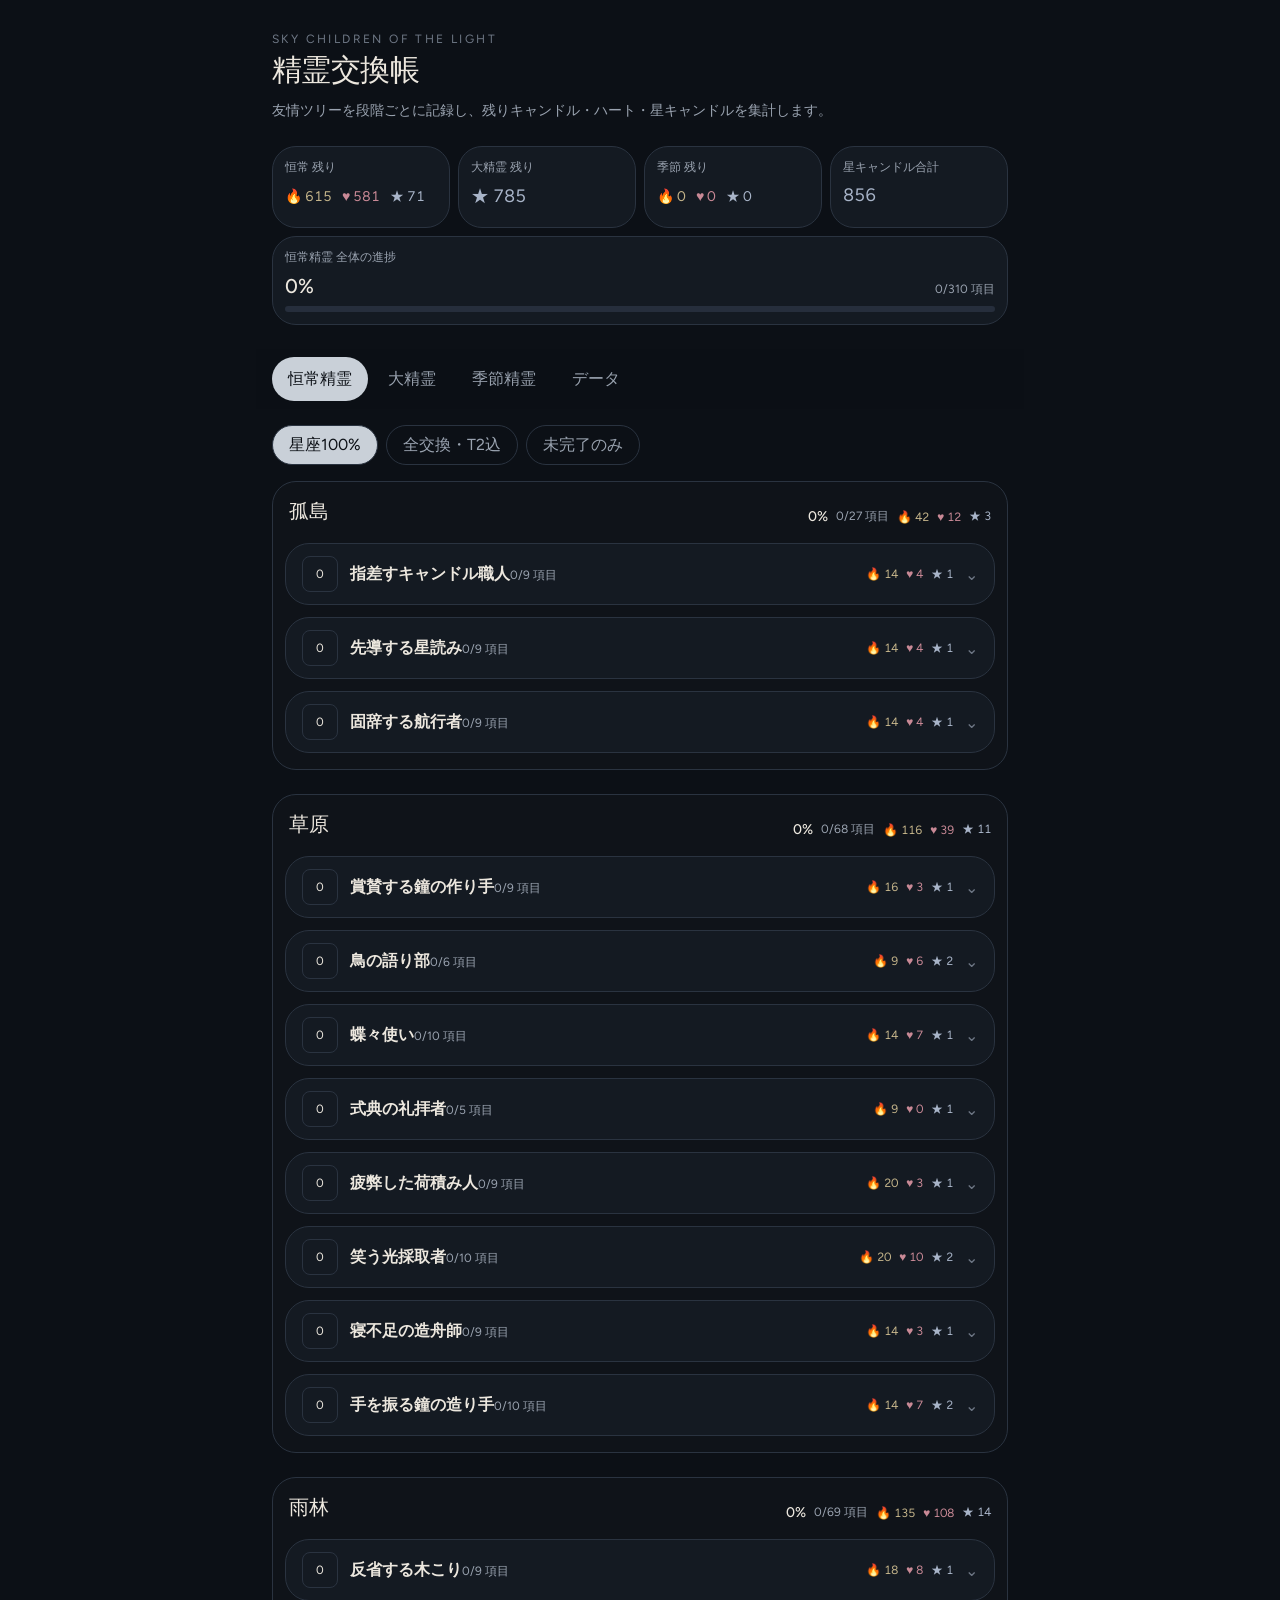
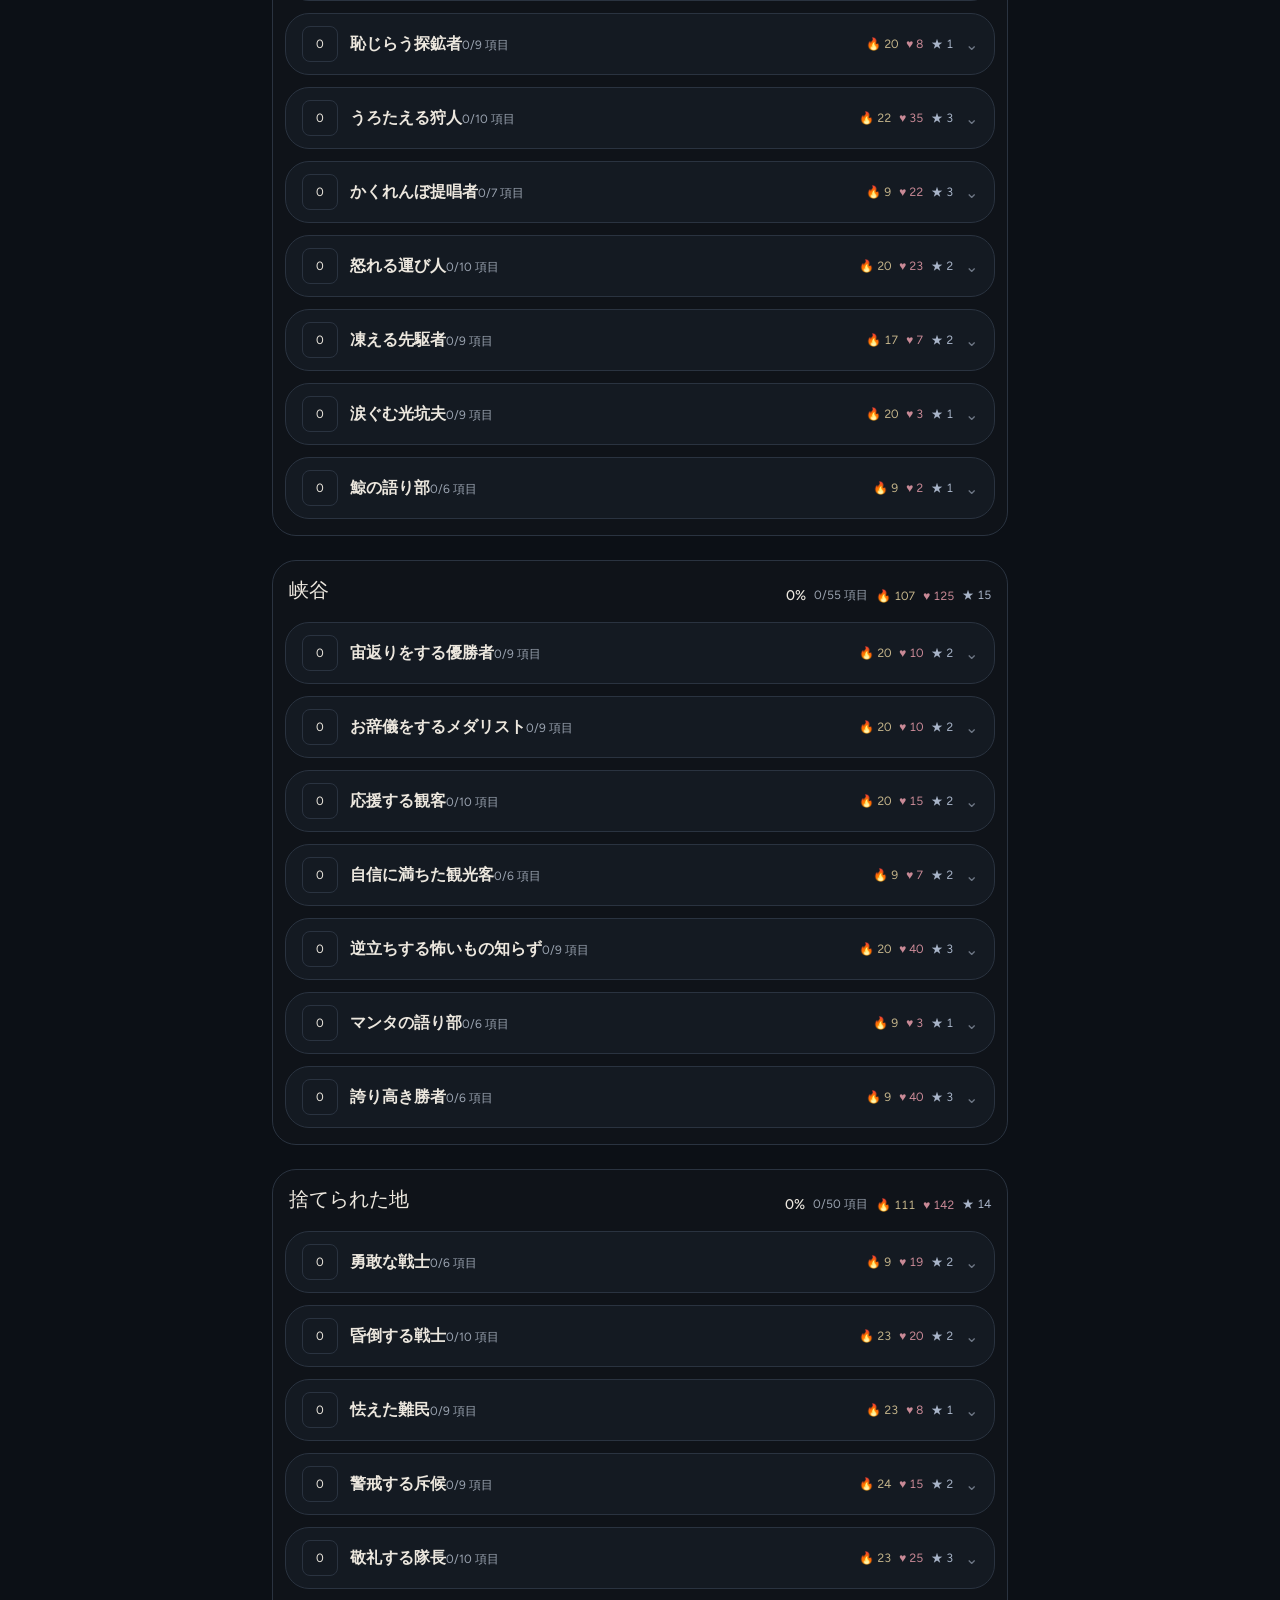
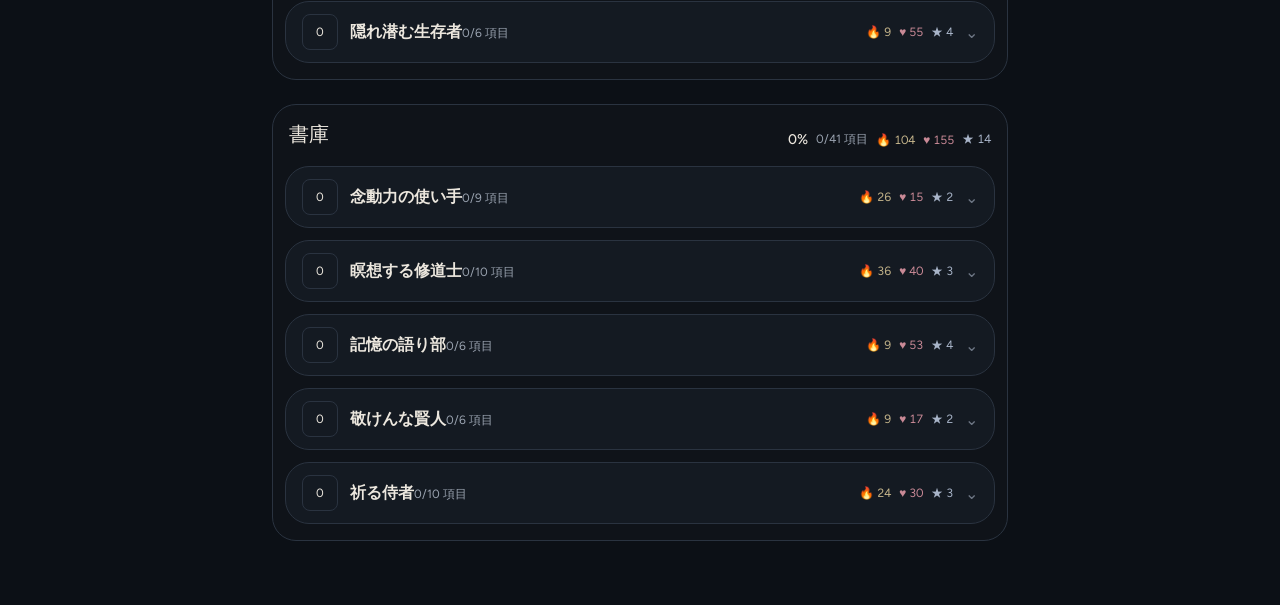
<file: index.html>
<!doctype html>
<html lang="ja">

<head>
    <meta charset="utf-8">
    <meta name="viewport" content="width=device-width, initial-scale=1">
    <meta name="theme-color" content="#0c1016">
    <meta name="description" content="Skyの精霊交換を段階ごとに記録し、必要キャンドル・ハート・星キャンドルを集計します。">
    <title>Sky 精霊交換帳</title>
    <link rel="stylesheet" href="./styles.css">
</head>

<body>
    <main id="app" class="app-shell" aria-live="polite"></main>
    <script type="module" src="./data.js"></script>
    <script type="module" src="./app.js"></script>
</body>

</html>
</file>
<file: styles.css>
@import url('https://fonts.googleapis.com/css2?family=Figtree:wght@400;500;600&family=Newsreader:opsz,wght@6..72,500;6..72,600&display=swap');

:root {
    --bg: #0c1016;
    --surface: #141a22;
    --elevated: #1b2230;
    --muted: #262e3c;
    --fg: #ece7de;
    --fg-muted: #9aa3b0;
    --fg-subtle: #6f7886;
    --border: #2a3340;
    --primary: #c9d0d8;
    --primary-fg: #0c1016;
    --candle: #c4b48a;
    --heart: #c98996;
    --ac: #a8b4c8;
    --success: #8fbfa8;
    --danger: #b45a5a;
    --display: 'Newsreader', 'Iwanami Mincho', 'Hiragino Mincho ProN', serif;
    --sans: 'Figtree', 'Hiragino Sans', 'Noto Sans JP', sans-serif;
}

* {
    box-sizing: border-box;
}

html,
body {
    margin: 0;
    background: var(--bg);
    color: var(--fg);
    font-family: var(--sans);
}

button,
input,
select {
    font: inherit;
}

button {
    color: inherit;
    cursor: pointer;
}

button:focus-visible,
input:focus-visible,
select:focus-visible {
    outline: 2px solid var(--primary);
    outline-offset: 2px;
}

.app-shell {
    max-width: 768px;
    margin: 0 auto;
    padding: 32px 16px 64px;
}

.eyebrow {
    color: var(--fg-subtle);
    font-size: 12px;
    letter-spacing: .2em;
}

h1,
h2,
h3,
p {
    margin: 0;
}

h1 {
    margin-top: 4px;
    font: 500 30px var(--display);
    letter-spacing: -.02em;
}

h2 {
    font: 500 20px var(--display);
}

h3 {
    font-size: 16px;
}

.lede,
.hint {
    color: var(--fg-muted);
    font-size: 14px;
    line-height: 1.65;
}

.lede {
    margin-top: 8px;
}

.summary {
    display: grid;
    grid-template-columns: repeat(4, 1fr);
    gap: 8px;
    margin-top: 24px;
}

.panel,
.card,
.season-card {
    border: 1px solid var(--border);
    background: var(--surface);
    border-radius: 24px;
}

.summary .panel {
    padding: 12px;
    min-height: 82px;
}

.label {
    color: var(--fg-muted);
    font-size: 12px;
}

.summary-value {
    margin-top: 8px;
    font-size: 18px;
    font-variant-numeric: tabular-nums;
}

.summary-value .cost {
    font-size: 14px;
}

.progress-panel {
    grid-column: 1 / -1;
}

.progress-meta {
    display: flex;
    align-items: baseline;
    justify-content: space-between;
    gap: 12px;
    margin-top: 8px;
}

.progress-meta strong {
    font-size: 20px;
    font-weight: 500;
}

.progress-meta span {
    color: var(--fg-muted);
    font-size: 12px;
}

.progress-track {
    height: 6px;
    margin-top: 8px;
    overflow: hidden;
    border-radius: 999px;
    background: var(--muted);
}

.progress-track span {
    display: block;
    height: 100%;
    border-radius: inherit;
    background: var(--success);
    transition: width .25s ease-out;
}

.cost {
    display: inline-flex;
    gap: 10px;
    align-items: center;
    font-variant-numeric: tabular-nums;
    white-space: nowrap;
}

.cost.compact {
    gap: 8px;
    font-size: 12px;
}

.currency.candle {
    color: var(--candle);
}

.currency.heart {
    color: var(--heart);
}

.currency.ac {
    color: var(--ac);
}

.tabs-wrap {
    position: sticky;
    top: 0;
    z-index: 2;
    margin: 24px -16px 16px;
    padding: 8px 16px;
    background: color-mix(in srgb, var(--bg) 90%, transparent);
    backdrop-filter: blur(8px);
    overflow: auto;
}

.tabs {
    display: flex;
    gap: 4px;
    min-width: max-content;
}

.tab,
.pill {
    border: 0;
    border-radius: 999px;
    background: transparent;
    padding: 0 16px;
    color: var(--fg-muted);
}

.tab {
    min-height: 44px;
}

.pill {
    min-height: 40px;
}

.tab.active,
.pill.active {
    background: var(--primary);
    color: var(--primary-fg);
}

.stack {
    display: grid;
    gap: 24px;
}

.realm {
    display: grid;
    gap: 12px;
    padding: 12px 12px 16px;
    border: 1px solid var(--border);
    border-radius: 24px;
    background: color-mix(in srgb, var(--surface) 35%, transparent);
}

.realm-head,
.row-head {
    display: flex;
    align-items: end;
    justify-content: space-between;
    gap: 12px;
    padding: 4px 4px 6px;
}

.realm-progress {
    display: flex;
    align-items: center;
    gap: 8px;
    color: var(--fg-muted);
    font-size: 12px;
    white-space: nowrap;
}

.realm-progress strong {
    color: var(--fg);
    font-size: 14px;
    font-weight: 500;
}

.card {
    overflow: hidden;
}

.card-toggle,
.node-row,
.elder-row {
    width: 100%;
    border: 0;
    background: transparent;
    text-align: left;
    display: flex;
    align-items: center;
    gap: 12px;
    min-height: 48px;
    padding: 10px 12px;
}

.card-toggle {
    padding: 12px 16px;
}

.card-toggle:hover,
.node-row:hover,
.elder-row:hover {
    background: var(--muted);
}

.percent,
.check {
    display: grid;
    place-items: center;
    flex: 0 0 auto;
    border: 1px solid var(--border);
    border-radius: 8px;
}

.percent {
    width: 36px;
    height: 36px;
    font-size: 12px;
}

.check {
    width: 22px;
    height: 22px;
    color: transparent;
    background: color-mix(in srgb, var(--elevated) 70%, transparent);
    box-shadow: inset 0 1px 1px rgb(255 255 255 / 5%), 0 1px 2px rgb(0 0 0 / 20%);
    transition: background .15s, border-color .15s, color .15s, transform .15s;
}

.node-row:active .check,
.elder-row:active .check {
    transform: scale(.92);
}

.check.done {
    border-color: var(--success);
    background: var(--success);
    color: var(--bg);
    box-shadow: 0 0 0 3px rgb(143 191 168 / 12%);
}

.grow {
    flex: 1;
    min-width: 0;
}

.truncate {
    overflow: hidden;
    text-overflow: ellipsis;
    white-space: nowrap;
}

.subtle {
    color: var(--fg-muted);
    font-size: 12px;
    margin-top: 2px;
}

.chevron {
    color: var(--fg-subtle);
    transition: transform .2s;
}

.open .chevron {
    transform: rotate(180deg);
}

.card-body {
    border-top: 1px solid var(--border);
    padding: 12px 12px 16px;
    display: grid;
    gap: 12px;
}

.stage {
    border: 1px solid var(--border);
    border-radius: 12px;
    background: color-mix(in srgb, var(--elevated) 50%, transparent);
    padding: 10px;
}

.stage-head {
    display: flex;
    align-items: center;
    justify-content: space-between;
    gap: 8px;
    padding: 4px 8px 8px;
}

.stage-name {
    color: var(--fg-muted);
    font-size: 12px;
}

.stage-action,
.text-button {
    border: 0;
    background: transparent;
    color: var(--fg-muted);
    font-size: 12px;
    padding: 8px;
}

.stage-action:hover,
.text-button:hover {
    color: var(--fg);
    background: var(--muted);
    border-radius: 8px;
}

.node-row {
    min-height: 46px;
    padding: 10px 4px;
}

.node-row.done .node-label {
    color: var(--fg-muted);
    text-decoration: line-through;
}

.toolbar {
    display: flex;
    flex-wrap: wrap;
    gap: 8px;
    margin-bottom: 16px;
}

.pill {
    border: 1px solid var(--border);
}

.button {
    min-height: 44px;
    border: 1px solid var(--border);
    border-radius: 12px;
    background: var(--elevated);
    padding: 0 16px;
    font-weight: 500;
    display: inline-flex;
    align-items: center;
    justify-content: center;
    gap: 8px;
}

.button.primary {
    background: var(--primary);
    color: var(--primary-fg);
    border-color: var(--primary);
}

.button.danger {
    color: #f6ecec;
    border-color: var(--danger);
}

.form-grid {
    display: grid;
    grid-template-columns: repeat(3, 1fr);
    gap: 8px;
    margin-top: 12px;
}

.season-form {
    grid-template-columns: 2fr 1fr auto;
}

input,
select {
    width: 100%;
    height: 44px;
    border: 1px solid var(--border);
    border-radius: 12px;
    background: var(--bg);
    color: var(--fg);
    padding: 0 12px;
}

.season-card {
    padding: 12px;
}

.season-meta {
    display: flex;
    align-items: start;
    justify-content: space-between;
    gap: 8px;
}

.icon-button {
    width: 40px;
    height: 40px;
    border: 0;
    background: transparent;
    color: var(--fg-subtle);
    font-size: 18px;
}

.icon-button:hover {
    color: var(--danger);
}

.empty {
    padding: 32px 0;
    text-align: center;
    color: var(--fg-muted);
    font-size: 14px;
}

pre {
    max-height: 320px;
    overflow: auto;
    padding: 12px;
    border: 1px solid var(--border);
    border-radius: 24px;
    background: var(--surface);
    color: var(--fg-muted);
    font: 12px/1.5 ui-monospace, SFMono-Regular, monospace;
    white-space: pre-wrap;
    word-break: break-all;
}

.hidden {
    display: none;
}

@media (max-width:640px) {
    .summary {
        grid-template-columns: repeat(2, 1fr);
    }

    .progress-panel {
        grid-column: 1 / -1;
    }

    .form-grid,
    .season-form {
        grid-template-columns: 1fr;
    }

    .app-shell {
        padding-top: 24px;
    }

    h1 {
        font-size: 30px;
    }

    .realm-head {
        align-items: flex-start;
        flex-direction: column;
        gap: 4px;
    }
}

@media (prefers-reduced-motion:reduce) {
    * {
        transition-duration: .01ms !important;
    }
}
</file>
